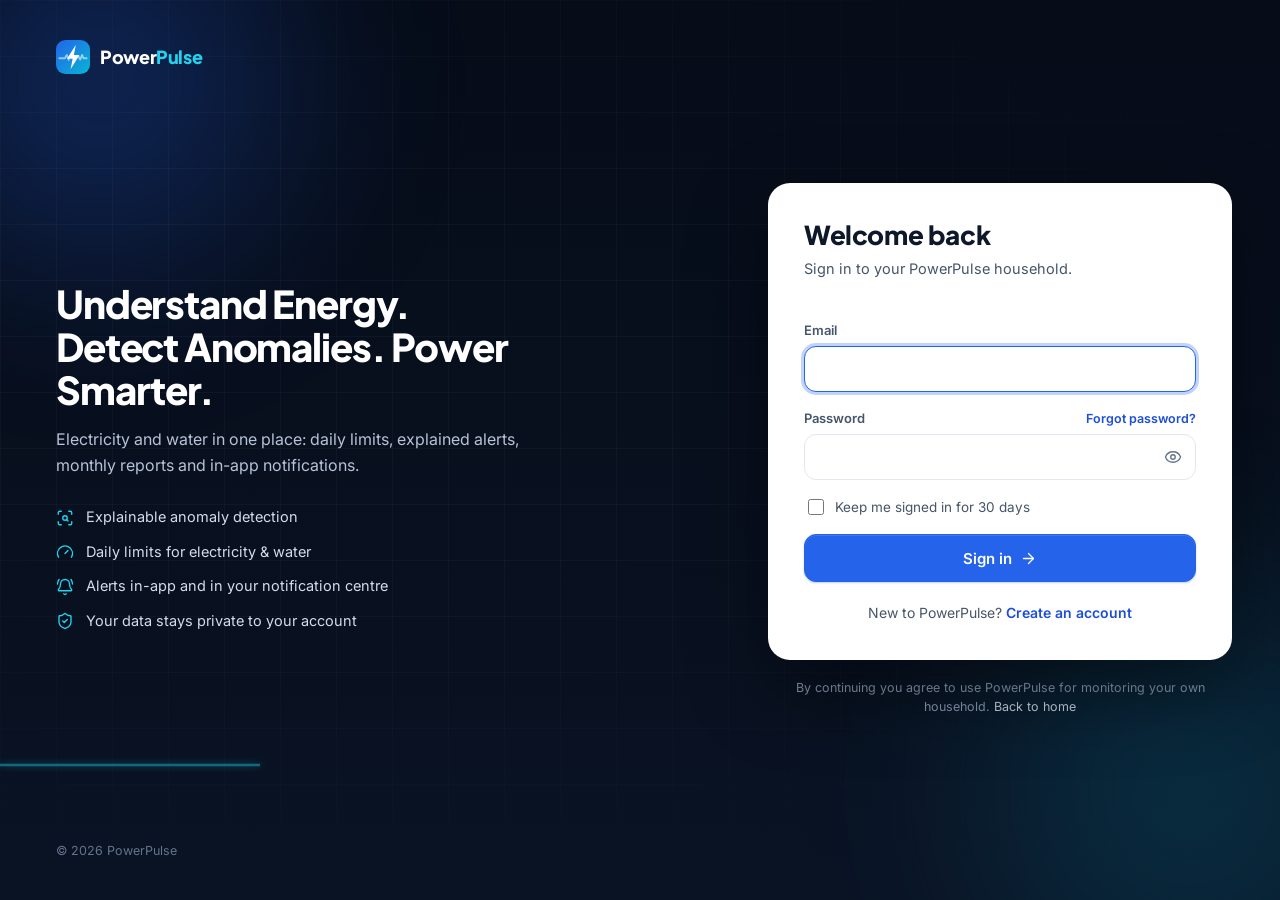
<file: frontend/auth.html>
<!doctype html>
<html lang="en">
<head>
  <meta charset="utf-8">
  <meta name="viewport" content="width=device-width, initial-scale=1">
  <title>Sign in · PowerPulse</title>
  <meta name="description" content="Sign in to PowerPulse, the smart energy and water intelligence platform.">
  <meta name="theme-color" content="#0a1324">
  <meta name="robots" content="noindex">
  <link rel="icon" type="image/svg+xml" href="favicon.svg">
  <link rel="preconnect" href="https://fonts.googleapis.com">
  <link rel="preconnect" href="https://fonts.gstatic.com" crossorigin>
  <link href="https://fonts.googleapis.com/css2?family=Inter:wght@400;500;600;700&family=Plus+Jakarta+Sans:wght@600;700;800&display=swap" rel="stylesheet">
  <meta name="color-scheme" content="light dark">
  <script src="js/boot.js"></script>
  <link rel="stylesheet" href="css/base.css">
  <link rel="stylesheet" href="css/auth.css">
  <link rel="stylesheet" href="css/theme-dark.css">
</head>
<body class="auth">
<div class="auth-bg" aria-hidden="true"><div class="glow g1"></div><div class="glow g2"></div><div class="grid-bg"></div>
  <svg class="wave" viewBox="0 0 1440 320" preserveAspectRatio="none"><path class="wave-pulse" d="M0 200 H360 L400 200 L430 120 L470 280 L500 60 L540 240 L570 200 H820 L850 200 L870 160 L895 240 L915 200 H1440"/></svg>
</div>
<div class="auth-wrap">
  <aside class="auth-side">
    <a class="brand" href="/" aria-label="PowerPulse home"><span data-logo></span><span class="wordmark">Power<span>Pulse</span></span></a>
    <div class="side-copy">
      <h2>Understand Energy. Detect Anomalies. Power Smarter.</h2>
      <p>Electricity and water in one place: daily limits, explained alerts, monthly reports and in-app notifications.</p>
      <ul>
        <li><i data-icon="scan"></i>Explainable anomaly detection</li>
        <li><i data-icon="gauge"></i>Daily limits for electricity &amp; water</li>
        <li><i data-icon="bellRing"></i>Alerts in-app and in your notification centre</li>
        <li><i data-icon="shield"></i>Your data stays private to your account</li>
      </ul>
    </div>
    <p class="side-foot">© 2026 PowerPulse</p>
  </aside>

  <main class="auth-main" id="main">
    <a class="brand mobile-brand" href="/" aria-label="PowerPulse home"><span data-logo></span><span class="wordmark">Power<span>Pulse</span></span></a>
    <div class="auth-card" id="card" aria-live="polite"></div>
    <p class="auth-legal">By continuing you agree to use PowerPulse for monitoring your own household. <a href="/">Back to home</a></p>
  </main>
</div>
<script type="module" src="js/auth.js"></script>
</body>
</html>
</file>
<file: frontend/css/base.css>
/* PowerPulse design system: tokens, base typography and shared components.
   Used by both the landing page (index.html) and the dashboard (dashboard.html). */
:root {
  /* brand */
  --navy-950: #060c18;
  --navy-900: #0a1324;
  --navy-800: #111d33;
  --navy-700: #1a2a46;
  --navy-600: #26385a;
  --blue: #2563eb;
  --blue-700: #1d4ed8;
  --blue-50: #eef4ff;
  --blue-100: #dbe7fe;
  --cyan: #0891b2;
  --cyan-400: #22d3ee;
  --cyan-50: #ecfbfe;
  --emerald: #059669;
  --emerald-700: #047857;
  --emerald-50: #ecfdf5;
  --amber: #f59e0b;
  --amber-700: #b45309;
  --amber-50: #fffbeb;
  --orange: #ea580c;
  --red: #dc2626;
  --red-700: #b91c1c;
  --red-50: #fef2f2;
  --violet: #5b4bc4;
  --violet-50: #f3f1fd;

  /* surfaces & ink */
  --bg: #f5f7fb;
  --surface: #ffffff;
  --surface-2: #f8fafc;
  --surface-3: #f1f5f9;
  --border: #e3e8f0;
  --border-strong: #cbd5e1;
  --ink: #0f172a;
  --ink-2: #475569;
  --muted: #64748b;

  /* semantic */
  --primary: var(--blue);
  --primary-ink: var(--blue-700);
  --primary-soft: var(--blue-50);
  --good: var(--emerald);
  --good-ink: var(--emerald-700);
  --warning: var(--amber);
  --serious: var(--orange);
  --critical: var(--red);
  --low: var(--blue);

  /* type */
  --font: "Inter", system-ui, -apple-system, "Segoe UI", Roboto, sans-serif;
  --font-display: "Plus Jakarta Sans", "Inter", system-ui, sans-serif;
  --mono: ui-monospace, "Cascadia Code", Consolas, monospace;
  --fs-xs: 11.5px;
  --fs-sm: 12.5px;
  --fs-base: 14px;
  --fs-md: 15px;
  --fs-lg: 18px;
  --fs-xl: 22px;

  /* shape & depth */
  --r-sm: 8px;
  --r: 12px;
  --r-lg: 16px;
  --r-xl: 22px;
  --shadow-xs: 0 1px 2px rgba(15, 23, 42, .05);
  --shadow-sm: 0 1px 2px rgba(15, 23, 42, .04), 0 2px 6px rgba(15, 23, 42, .05);
  --shadow-md: 0 4px 10px rgba(15, 23, 42, .06), 0 12px 28px rgba(15, 23, 42, .08);
  --shadow-lg: 0 20px 50px rgba(15, 23, 42, .16);
  --ring: 0 0 0 3px rgba(37, 99, 235, .28);

  /* motion */
  --ease: cubic-bezier(.2, .7, .2, 1);
  --t-fast: .15s;
  --t: .25s;
  --t-slow: .45s;

  /* tinted borders / text used by status boxes */
  --red-200: #fecaca;
  --amber-200: #fde68a;
  --emerald-200: #a7f3d0;
  --green-200: #c6ecdc;
  --violet-200: #ddd8f7;
  --amber-text: #92400e;
  --violet-text: #3b2f8f;
  --tint-good: #f6fffb;
  --tint-primary: rgba(37, 99, 235, .05);
  --red-ring: rgba(220, 38, 38, .06);
  --topbar-bg: rgba(245, 247, 251, .82);
  --overlay-bg: rgba(245, 247, 251, .66);
  --skel-hi: #e9eef5;
  --toast-error: #7f1d1d;
  color-scheme: light;
}

/* Dark theme: its own palette (not an inversion). Surfaces step up in lightness, text is off-white,
   tints become translucent so status colours keep their meaning on dark cards. The resolved theme is set on
   <html data-theme> by an inline script before first paint (no flash). */
:root[data-theme="dark"] {
  color-scheme: dark;
  --bg: #0a1120;
  --surface: #111b2e;
  --surface-2: #15213a;
  --surface-3: #1c2a45;
  --border: #24324d;
  --border-strong: #354666;
  --ink: #e8eef8;
  --ink-2: #b2bfd4;
  --muted: #8e9db6;

  --blue: #3b82f6;
  --blue-700: #2563eb;
  --blue-50: rgba(59, 130, 246, .15);
  --blue-100: rgba(59, 130, 246, .32);
  --cyan: #22d3ee;
  --cyan-50: rgba(34, 211, 238, .13);
  --emerald: #10b981;
  --emerald-700: #6ee7b7;
  --emerald-50: rgba(16, 185, 129, .14);
  --amber: #f59e0b;
  --amber-700: #fbbf24;
  --amber-50: rgba(245, 158, 11, .14);
  --orange: #fb923c;
  --red: #ef4444;
  --red-700: #fca5a5;
  --red-50: rgba(239, 68, 68, .15);
  --violet: #a78bfa;
  --violet-50: rgba(139, 92, 246, .16);

  --primary: #3b82f6;
  --primary-ink: #93c5fd;
  --primary-soft: rgba(59, 130, 246, .15);
  --good-ink: #6ee7b7;
  --serious: #fb923c;
  --critical: #f87171;
  --low: #60a5fa;

  --red-200: rgba(248, 113, 113, .38);
  --amber-200: rgba(251, 191, 36, .35);
  --emerald-200: rgba(52, 211, 153, .35);
  --green-200: rgba(52, 211, 153, .3);
  --violet-200: rgba(167, 139, 250, .35);
  --amber-text: #fcd34d;
  --violet-text: #c4b5fd;
  --tint-good: rgba(16, 185, 129, .08);
  --tint-primary: rgba(59, 130, 246, .08);
  --red-ring: rgba(239, 68, 68, .12);
  --topbar-bg: rgba(10, 17, 32, .82);
  --overlay-bg: rgba(6, 12, 24, .6);
  --skel-hi: #22314e;
  --toast-error: #991b1b;

  --shadow-xs: 0 1px 2px rgba(0, 0, 0, .3);
  --shadow-sm: 0 1px 2px rgba(0, 0, 0, .3), 0 2px 8px rgba(0, 0, 0, .25);
  --shadow-md: 0 6px 14px rgba(0, 0, 0, .35), 0 14px 32px rgba(0, 0, 0, .3);
  --shadow-lg: 0 24px 60px rgba(0, 0, 0, .55);
  --ring: 0 0 0 3px rgba(96, 165, 250, .4);
}
/* theme switches animate colours briefly, but never on first paint */
html.theme-anim *, html.theme-anim *::before, html.theme-anim *::after {
  transition: background-color .3s ease, border-color .3s ease, color .2s ease !important;
}

* { box-sizing: border-box; }
html { -webkit-text-size-adjust: 100%; }
html, body { margin: 0; }
body { font: var(--fs-base)/1.55 var(--font); color: var(--ink); background: var(--bg); -webkit-font-smoothing: antialiased; }
h1, h2, h3, h4 { margin: 0; letter-spacing: -0.015em; line-height: 1.25; font-family: var(--font-display); }
p { margin: 0; }
a { color: var(--primary-ink); text-decoration: none; cursor: pointer; }
button { font: inherit; color: inherit; }
img, svg { max-width: 100%; }
[hidden] { display: none !important; }
.num, td.n, .tabular { font-variant-numeric: tabular-nums; }
.sr-only { position: absolute; width: 1px; height: 1px; overflow: hidden; clip: rect(0 0 0 0); white-space: nowrap; }
:focus-visible { outline: 2px solid var(--primary); outline-offset: 2px; }
::selection { background: var(--blue-100); }

/* Lucide-style stroke icons */
svg.i { width: 1em; height: 1em; stroke: currentColor; fill: none; stroke-width: 1.8; stroke-linecap: round; stroke-linejoin: round; flex: none; }

/* ---------- logo ---------- */
.logo-mark { width: 34px; height: 34px; flex: none; display: block; }
.wordmark { font-family: var(--font-display); font-weight: 800; font-size: 18px; letter-spacing: -0.02em; color: inherit; }
.wordmark span { color: var(--cyan-400); }

/* ---------- buttons ---------- */
.btn {
  display: inline-flex; align-items: center; justify-content: center; gap: 8px; height: 38px; padding: 0 14px;
  border-radius: 10px; border: 1px solid var(--border); background: var(--surface); color: var(--ink);
  font-weight: 600; font-size: 13.5px; white-space: nowrap; cursor: pointer; position: relative;
  transition: background var(--t-fast), border-color var(--t-fast), box-shadow var(--t-fast), transform var(--t-fast), color var(--t-fast);
}
.btn svg.i { width: 17px; height: 17px; }
.btn:hover { border-color: var(--border-strong); background: var(--surface-2); }
.btn:active { transform: translateY(1px); }
.btn:focus-visible { outline: none; box-shadow: var(--ring); }
.btn:disabled { opacity: .5; cursor: not-allowed; transform: none; }
.btn.primary { background: var(--primary); border-color: var(--primary); color: #fff; box-shadow: 0 1px 2px rgba(37, 99, 235, .3), inset 0 1px 0 rgba(255, 255, 255, .12); }
.btn.primary:hover { background: var(--primary-ink); border-color: var(--primary-ink); box-shadow: 0 6px 16px rgba(37, 99, 235, .3); }
.btn.dark { background: var(--navy-900); border-color: var(--navy-900); color: #fff; }
.btn.dark:hover { background: var(--navy-700); }
.btn.ghost { border-color: transparent; background: transparent; }
.btn.ghost:hover { background: var(--surface-3); }
.btn.sm { height: 32px; padding: 0 10px; font-size: 12.5px; border-radius: 9px; }
.btn.lg { height: 48px; padding: 0 22px; font-size: 15px; border-radius: 12px; }
.icon-btn {
  width: 38px; height: 38px; display: inline-grid; place-items: center; border-radius: 10px; flex: none;
  border: 1px solid var(--border); background: var(--surface); color: var(--ink-2); cursor: pointer; position: relative;
  transition: background var(--t-fast), border-color var(--t-fast), color var(--t-fast);
}
.icon-btn svg.i { width: 18px; height: 18px; }
.icon-btn:hover { color: var(--ink); background: var(--surface-2); border-color: var(--border-strong); }

/* ---------- tags & severity ---------- */
.tag {
  display: inline-flex; align-items: center; gap: 5px; font-size: var(--fs-xs); font-weight: 600; padding: 2px 8px;
  border-radius: 999px; border: 1px solid var(--border); background: var(--surface-2); color: var(--ink-2); white-space: nowrap;
}
.tag svg.i { width: 12px; height: 12px; }
.tag.injected { color: var(--violet); border-color: var(--violet-200); background: var(--violet-50); }
.tag.natural { color: var(--emerald-700); border-color: var(--green-200); background: var(--emerald-50); }
.tag.good { color: var(--emerald-700); border-color: var(--green-200); background: var(--emerald-50); }
.tag.blue { color: var(--primary-ink); border-color: var(--blue-100); background: var(--blue-50); }
.tag.demo { color: var(--amber-700); border-color: var(--amber-200); background: var(--amber-50); }
.sev { display: inline-flex; align-items: center; gap: 6px; font-size: 12px; font-weight: 600; color: var(--ink); white-space: nowrap; }
.sev::before { content: ""; width: 8px; height: 8px; border-radius: 2px; background: var(--c); box-shadow: 0 0 0 2px color-mix(in srgb, var(--c) 22%, transparent); }
.sev.low, .alert.low { --c: var(--low); }
.sev.medium, .alert.medium { --c: var(--warning); }
.sev.high, .alert.high { --c: var(--serious); }
.sev.critical, .alert.critical { --c: var(--critical); }

/* ---------- floating tooltip (one shared element, positioned by ui.js) ---------- */
.tip {
  position: fixed; z-index: 90; pointer-events: none; background: var(--navy-900); color: #fff; font-size: 12px; font-weight: 600;
  padding: 6px 10px; border-radius: 8px; box-shadow: var(--shadow-md); white-space: nowrap; opacity: 0; transform: translateY(2px);
  transition: opacity var(--t-fast), transform var(--t-fast);
}
.tip.show { opacity: 1; transform: none; }

/* ---------- reveal on scroll ---------- */
.reveal { opacity: 0; }
.reveal.in { opacity: 1; animation: reveal-in .7s var(--ease) var(--d, 0s) backwards; }
@keyframes reveal-in { from { opacity: 0; transform: translateY(18px); } to { opacity: 1; transform: none; } }

/* ---------- reduced motion: respected everywhere ---------- */
@media (prefers-reduced-motion: reduce) {
  *, *::before, *::after { animation-duration: .001ms !important; animation-iteration-count: 1 !important; transition-duration: .001ms !important; scroll-behavior: auto !important; }
  .reveal { opacity: 1; }
}
html.reduce-motion *, html.reduce-motion *::before, html.reduce-motion *::after {
  animation-duration: .001ms !important; animation-iteration-count: 1 !important; transition-duration: .001ms !important; scroll-behavior: auto !important;
}
html.reduce-motion .reveal { opacity: 1; }
</file>
<file: frontend/css/auth.css>
/* PowerPulse sign-in / registration pages - same identity as the landing page. */
body.auth { min-height: 100vh; background: var(--navy-950); color: #fff; overflow-x: hidden; }
.auth-bg { position: fixed; inset: 0; pointer-events: none; background: linear-gradient(180deg, var(--navy-950), var(--navy-900)); }
.glow { position: absolute; border-radius: 50%; filter: blur(70px); opacity: .5; }
.g1 { width: 560px; height: 560px; left: -180px; top: -200px; background: radial-gradient(closest-side, rgba(37, 99, 235, .7), transparent); }
.g2 { width: 620px; height: 620px; right: -220px; bottom: -200px; background: radial-gradient(closest-side, rgba(8, 145, 178, .5), transparent); }
.grid-bg { position: absolute; inset: 0; background-image: linear-gradient(rgba(255, 255, 255, .03) 1px, transparent 1px), linear-gradient(90deg, rgba(255, 255, 255, .03) 1px, transparent 1px); background-size: 56px 56px; mask-image: radial-gradient(ellipse at 30% 40%, #000 30%, transparent 75%); -webkit-mask-image: radial-gradient(ellipse at 30% 40%, #000 30%, transparent 75%); }
.wave { position: absolute; left: 0; right: 0; bottom: 60px; width: 100%; height: 200px; opacity: .45; }
.wave-pulse { fill: none; stroke: var(--cyan-400); stroke-width: 2.5; vector-effect: non-scaling-stroke; stroke-dasharray: 260 2400; stroke-dashoffset: 2660; filter: drop-shadow(0 0 6px rgba(34, 211, 238, .8)); animation: pulse-run 5.5s linear infinite; }
@keyframes pulse-run { to { stroke-dashoffset: 0; } }

.auth-wrap { position: relative; display: grid; grid-template-columns: minmax(0, 1fr) minmax(0, 560px); min-height: 100vh; }
.auth-side { display: flex; flex-direction: column; padding: 40px 56px; }
.brand { display: inline-flex; align-items: center; gap: 10px; color: #fff; }
.side-copy { margin: auto 0; max-width: 480px; animation: rise .7s var(--ease) both; }
.side-copy h2 { font-size: clamp(28px, 3vw, 40px); font-weight: 800; letter-spacing: -0.03em; line-height: 1.12; }
.side-copy p { color: #b6c2d6; font-size: 16px; line-height: 1.6; margin-top: 16px; }
.side-copy ul { list-style: none; padding: 0; margin: 28px 0 0; display: grid; gap: 12px; }
.side-copy li { display: flex; align-items: center; gap: 12px; color: #d3dcea; font-size: 14.5px; }
.side-copy li svg.i { width: 18px; height: 18px; color: var(--cyan-400); }
.side-foot { color: #64748b; font-size: 12.5px; }

.auth-main { display: flex; flex-direction: column; justify-content: center; padding: 40px 48px; }
.mobile-brand { display: none; margin-bottom: 24px; }
.auth-card {
  background: var(--surface); color: var(--ink); border-radius: 22px; padding: 36px; box-shadow: 0 30px 80px rgba(0, 0, 0, .45);
  animation: rise .6s var(--ease) both;
}
@keyframes rise { from { opacity: 0; transform: translateY(14px); } to { opacity: 1; transform: none; } }
.auth-card h1 { font-size: 26px; font-weight: 800; }
.auth-card .sub { color: var(--ink-2); margin: 6px 0 24px; font-size: 14.5px; }
.auth-card form { display: grid; gap: 16px; }
.fld { display: grid; gap: 6px; }
.fld label { font-size: 13px; font-weight: 600; color: var(--ink-2); display: flex; justify-content: space-between; align-items: center; }
.fld label a { font-weight: 600; font-size: 12.5px; }
.inp { position: relative; }
.inp input {
  width: 100%; height: 46px; border: 1.5px solid var(--border); border-radius: 12px; padding: 0 14px; font: inherit; font-size: 15px; color: var(--ink); background: var(--surface);
  transition: border-color var(--t-fast), box-shadow var(--t-fast);
}
.inp input:focus { outline: none; border-color: var(--primary); box-shadow: var(--ring); }
.inp input[aria-invalid="true"] { border-color: var(--red); }
.inp input.has-toggle { padding-right: 48px; }
.eye { position: absolute; right: 6px; top: 6px; width: 34px; height: 34px; border: 0; background: transparent; color: var(--muted); border-radius: 8px; cursor: pointer; display: grid; place-items: center; }
.eye:hover { color: var(--ink); background: var(--surface-3); }
.eye svg.i { width: 18px; height: 18px; }
.err { color: var(--red-700); font-size: 12.5px; min-height: 0; }
.err:empty { display: none; }
.hint { color: var(--muted); font-size: 12.5px; }
.strength { display: grid; grid-template-columns: repeat(4, 1fr); gap: 4px; margin-top: 2px; }
.strength span { height: 4px; border-radius: 2px; background: var(--surface-3); transition: background var(--t); }
.strength[data-score="1"] span:nth-child(-n+1) { background: var(--red); }
.strength[data-score="2"] span:nth-child(-n+2) { background: var(--amber); }
.strength[data-score="3"] span:nth-child(-n+3) { background: var(--emerald); }
.strength[data-score="4"] span { background: var(--emerald); }
.check { display: flex; align-items: center; gap: 8px; font-size: 13.5px; color: var(--ink-2); cursor: pointer; }
.check input { width: 16px; height: 16px; accent-color: var(--primary); }
.auth-card .btn.lg { width: 100%; }
.alert-box { display: flex; gap: 10px; align-items: flex-start; padding: 12px 14px; border-radius: 12px; font-size: 13.5px; }
.alert-box svg.i { width: 18px; height: 18px; flex: none; margin-top: 1px; }
.alert-box.error { background: var(--red-50); color: var(--red-700); border: 1px solid #fecaca; }
.alert-box.success { background: var(--emerald-50); color: var(--emerald-700); border: 1px solid #a7f3d0; }
.alert-box.info { background: var(--blue-50); color: var(--blue-700); border: 1px solid var(--blue-100); }
.alt { text-align: center; color: var(--ink-2); font-size: 14px; margin-top: 20px; }
.alt a { font-weight: 600; }
.btn .spin { width: 16px; height: 16px; border-radius: 50%; border: 2px solid rgba(255, 255, 255, .4); border-top-color: #fff; animation: spin .7s linear infinite; }
@keyframes spin { to { transform: rotate(360deg); } }
.auth-legal { color: #8a9ab3; font-size: 12.5px; text-align: center; margin-top: 18px; }
.auth-legal a { color: #c7d2e3; }
.skip { position: absolute; left: 12px; top: -48px; }

@media (max-width: 960px) {
  .auth-wrap { grid-template-columns: minmax(0, 1fr); }
  .auth-side { display: none; }
  .mobile-brand { display: inline-flex; align-self: center; }
  .auth-main { padding: 32px 16px; max-width: 520px; width: 100%; margin: 0 auto; }
}
@media (max-width: 420px) { .auth-card { padding: 24px 20px; border-radius: 18px; } .auth-card h1 { font-size: 22px; } }
@media (prefers-reduced-motion: reduce) { .wave-pulse { display: none; } }
</file>
<file: frontend/css/theme-dark.css>
/* Dark-theme adjustments the shared tokens can't express (navy accents that would vanish on dark surfaces, etc.).
   Loaded by every page; all rules are scoped to [data-theme="dark"]. */
[data-theme="dark"] body { background: var(--bg); }

/* sidebar stays navy but separates from the dark page */
[data-theme="dark"] .sidebar { background: radial-gradient(120% 60% at 0% 0%, rgba(59, 130, 246, .14), transparent 60%), #08101f; border-right-color: var(--border); }

/* selected states that used navy-900 need a visible colour on dark cards */
[data-theme="dark"] .seg button.on,
[data-theme="dark"] .util-tabs button[aria-selected="true"] { background: var(--primary); color: #fff; }
[data-theme="dark"] .btn.dark { background: var(--surface-3); border-color: var(--border-strong); }
[data-theme="dark"] .btn.dark:hover { background: var(--border-strong); }
[data-theme="dark"] .btn.primary { color: #fff; }

/* the accent KPI keeps its gradient but needs an edge on a dark page */
[data-theme="dark"] .kpi.accent { background: linear-gradient(140deg, #13284d 0%, #173a6b 60%, #0e4a6b 100%); border-color: rgba(96, 165, 250, .25); }

/* tooltips, toasts and flyouts: lift them off the background */
[data-theme="dark"] .tip,
[data-theme="dark"] .toast { background: #1f2d49; border: 1px solid var(--border-strong); }
[data-theme="dark"] .menu-pop, [data-theme="dark"] .modal { border: 1px solid var(--border-strong); }
[data-theme="dark"] .modal-wrap { background: rgba(2, 6, 14, .7); }

/* code, pre and keys */
[data-theme="dark"] code { background: var(--surface-3); color: var(--ink); }
[data-theme="dark"] pre { background: #0b1426; }
[data-theme="dark"] kbd { background: var(--surface-3); border-color: var(--border-strong); color: var(--ink); }

/* form controls: native widgets follow color-scheme; keep borders visible */
[data-theme="dark"] input, [data-theme="dark"] select { background: #0d1729; border-color: var(--border-strong); color: var(--ink); }
[data-theme="dark"] input::placeholder { color: #6f7f99; }
[data-theme="dark"] .switch { background: var(--border-strong); }
[data-theme="dark"] .switch span { background: #e8eef8; }
[data-theme="dark"] .drop { background: var(--surface-2); }
[data-theme="dark"] .drop .ic { background: var(--surface-3); }

/* tables and status */
[data-theme="dark"] th { background: var(--surface-2); }
[data-theme="dark"] tbody tr.sel { background: rgba(59, 130, 246, .14); }
[data-theme="dark"] .badge { border-color: var(--bg); }
[data-theme="dark"] .lb-mark.full { background: #e8eef8; }
[data-theme="dark"] .loading-card { border-color: var(--border-strong); }

/* landing page sections (hero, nav and footer are always dark) */
[data-theme="dark"] .landing .section.alt { background: #0d1628; border-color: var(--border); }
[data-theme="dark"] .landing .stats-grid { border-color: var(--border); }
[data-theme="dark"] .landing .stat b { background: linear-gradient(90deg, #60a5fa, #22d3ee); -webkit-background-clip: text; background-clip: text; }
[data-theme="dark"] .landing .kicker { background: rgba(59, 130, 246, .15); color: #93c5fd; }
[data-theme="dark"] .landing .about-list li { border-color: var(--border); }
[data-theme="dark"] .landing .footer { background: #050a14; }

/* sign-in card */
[data-theme="dark"] .auth-card { border: 1px solid var(--border-strong); }
[data-theme="dark"] .auth .inp input { background: #0d1729; }
</file>
